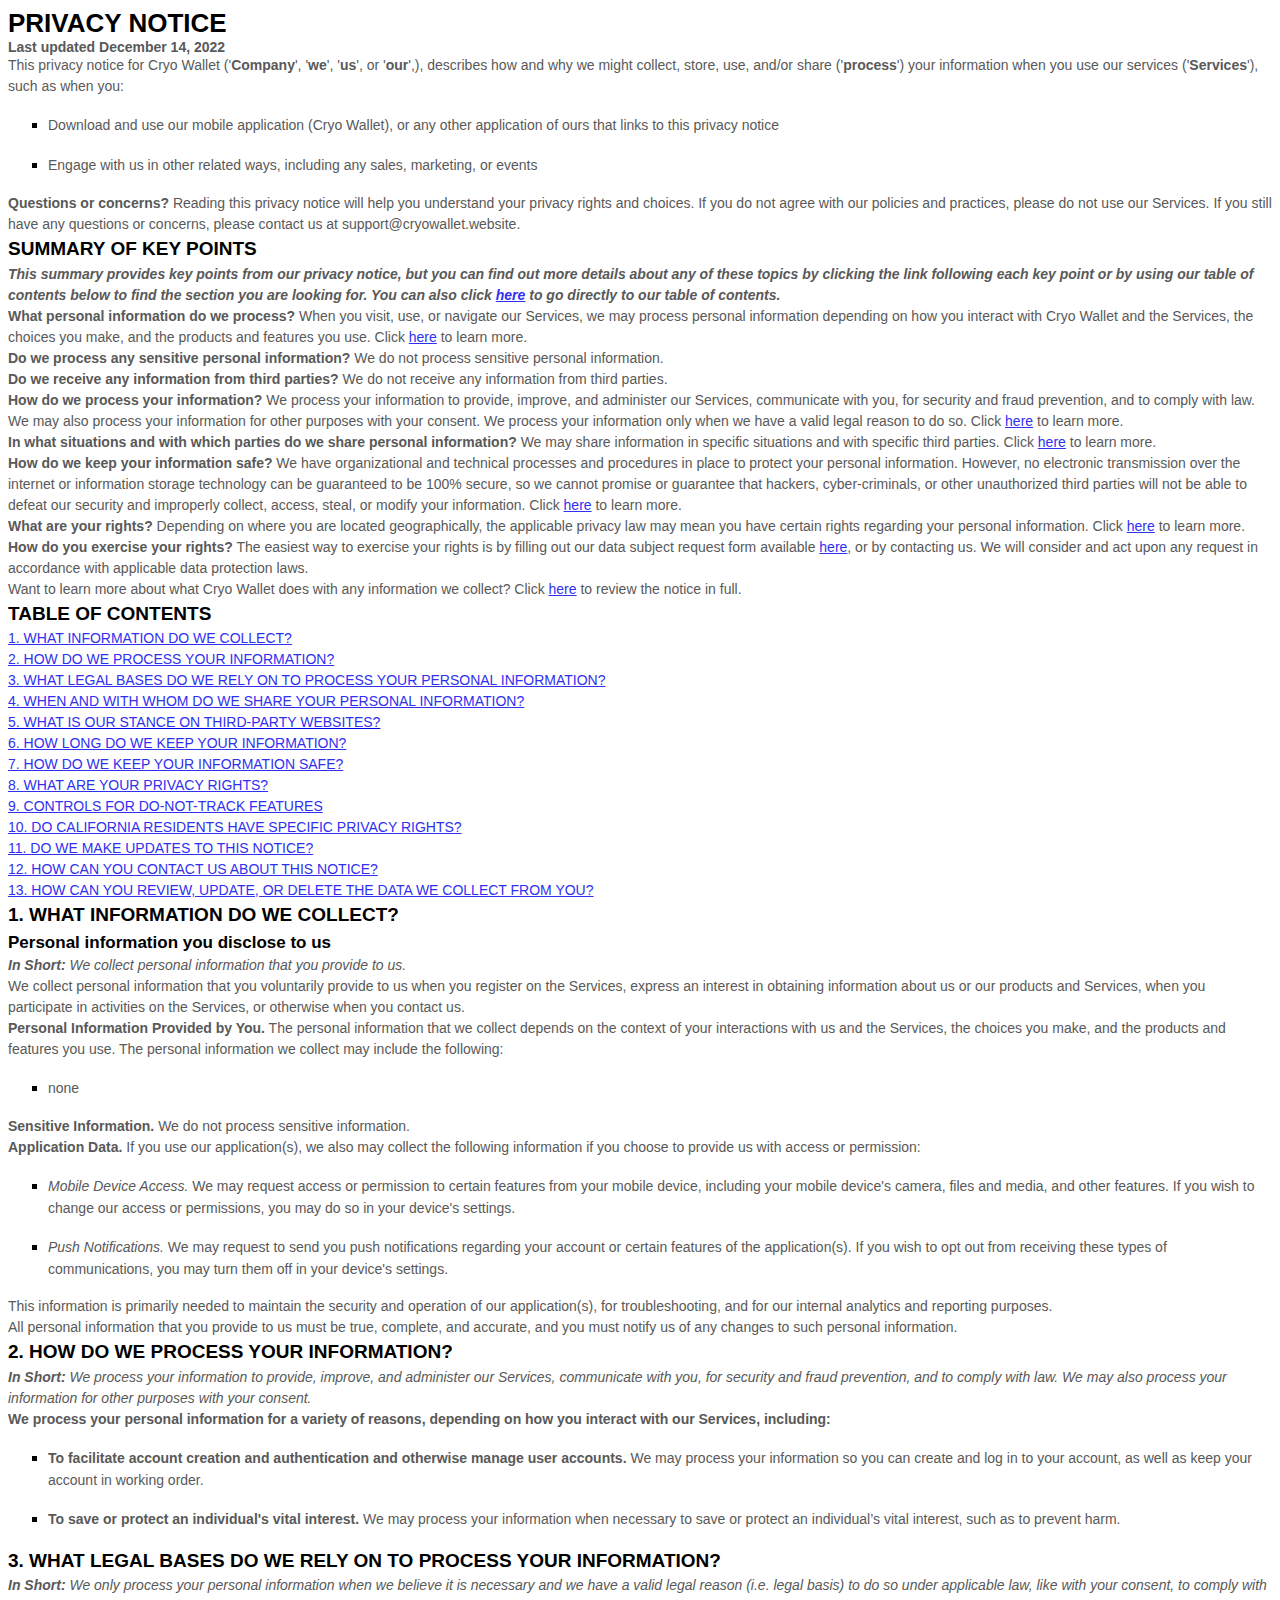
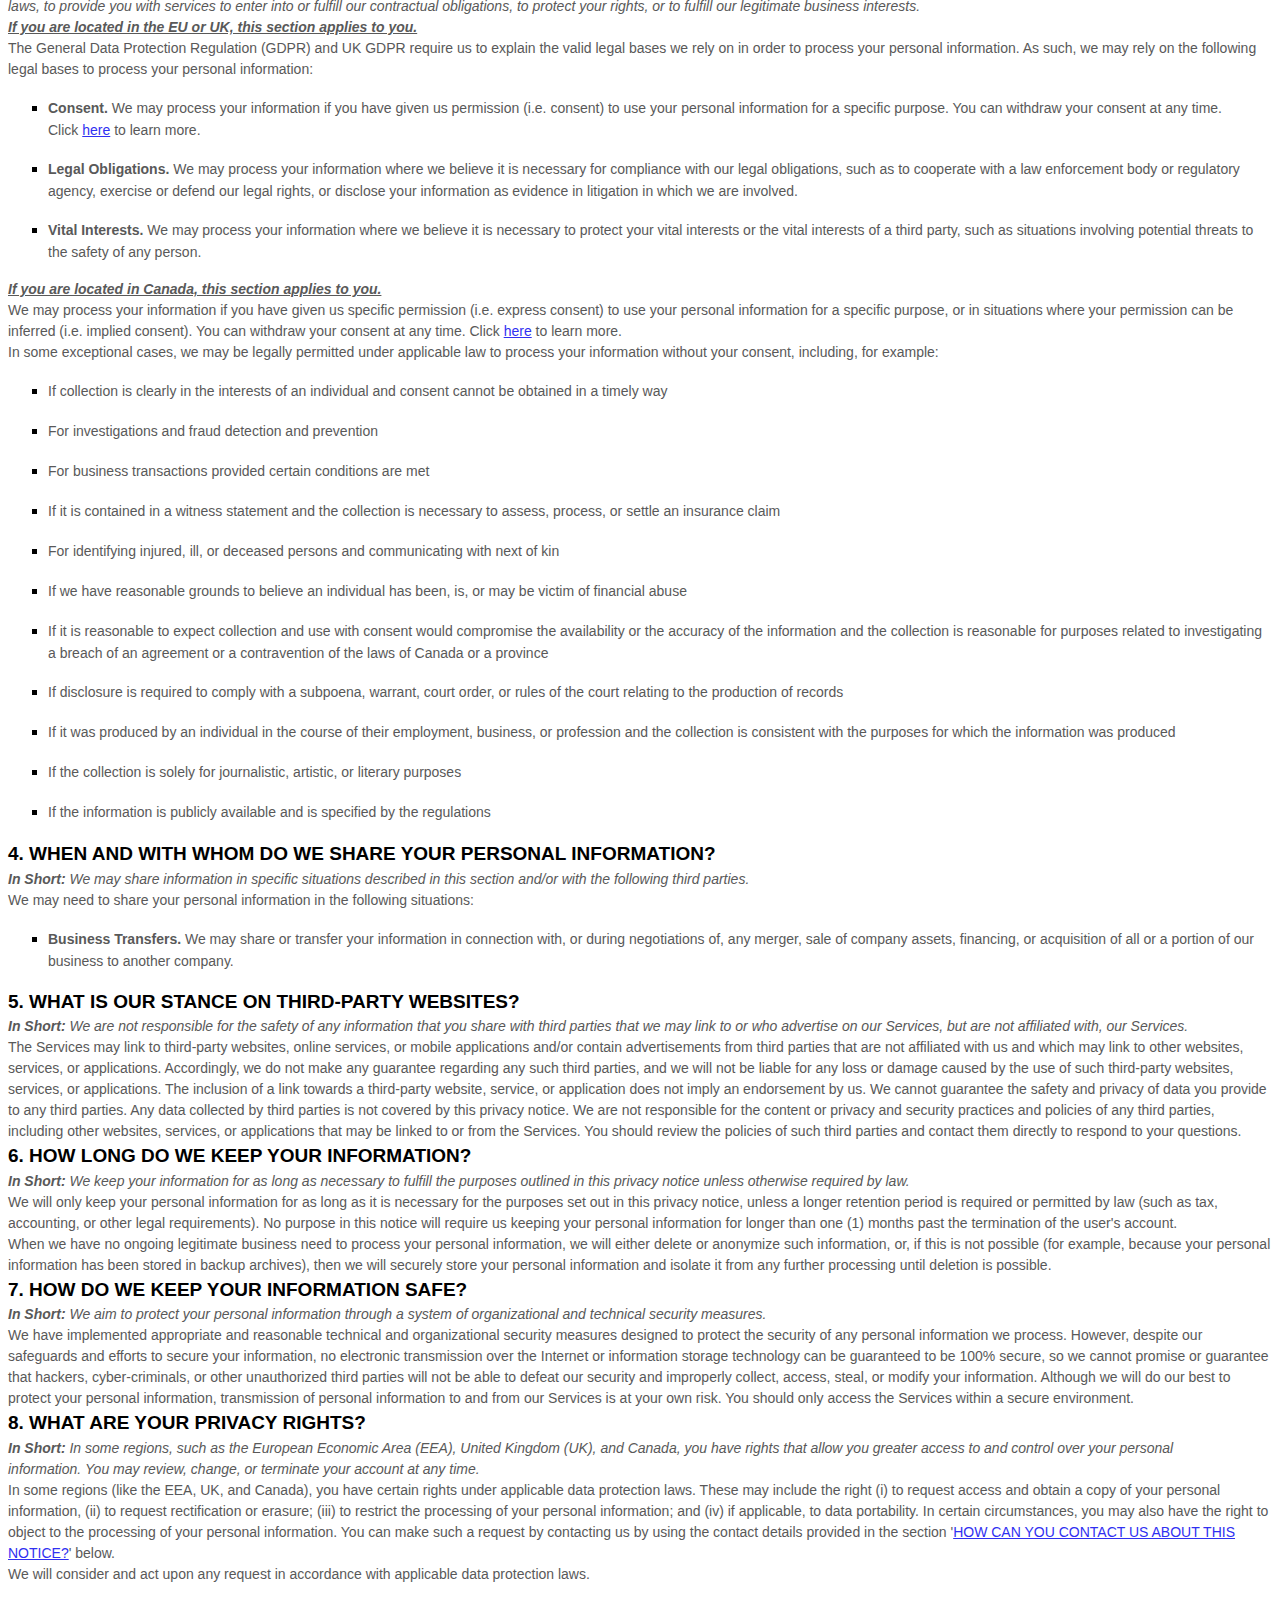
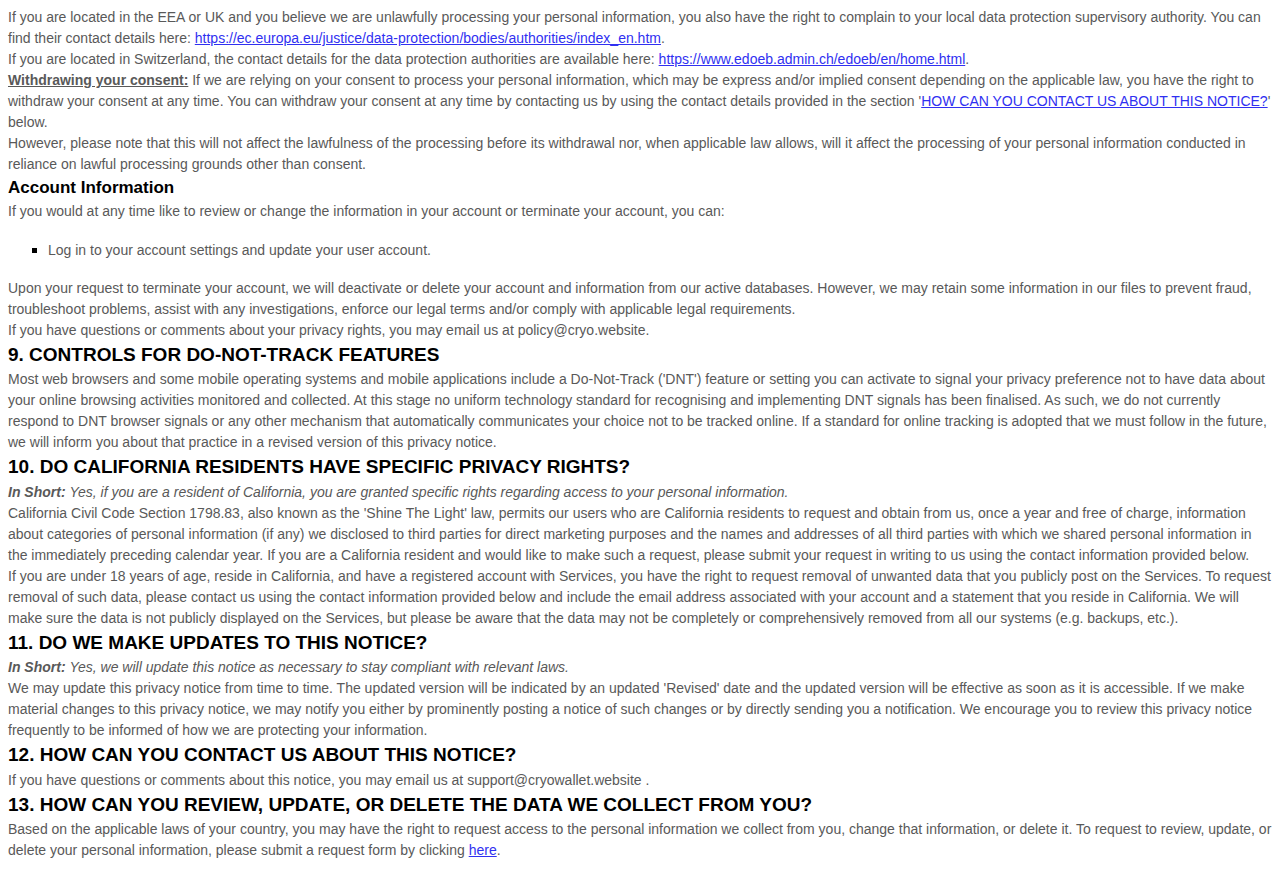
<file: privacy.html>
<html>
<head>
	<title></title>
</head>
<body>
<style type="text/css">[data-custom-class='body'], [data-custom-class='body'] * {
          background: transparent !important;
        }
[data-custom-class='title'], [data-custom-class='title'] * {
          font-family: Arial !important;
font-size: 26px !important;
color: #000000 !important;
        }
[data-custom-class='subtitle'], [data-custom-class='subtitle'] * {
          font-family: Arial !important;
color: #595959 !important;
font-size: 14px !important;
        }
[data-custom-class='heading_1'], [data-custom-class='heading_1'] * {
          font-family: Arial !important;
font-size: 19px !important;
color: #000000 !important;
        }
[data-custom-class='heading_2'], [data-custom-class='heading_2'] * {
          font-family: Arial !important;
font-size: 17px !important;
color: #000000 !important;
        }
[data-custom-class='body_text'], [data-custom-class='body_text'] * {
          color: #595959 !important;
font-size: 14px !important;
font-family: Arial !important;
        }
[data-custom-class='link'], [data-custom-class='link'] * {
          color: #3030F1 !important;
font-size: 14px !important;
font-family: Arial !important;
word-break: break-word !important;
        }
</style>
<div data-custom-class="body">
<div><strong><span style="font-size: 26px;"><span data-custom-class="title">PRIVACY NOTICE</span></span></strong></div>

<div></div>

<div><span style="color: rgb(127, 127, 127);"><strong><span style="font-size: 15px;"><span data-custom-class="subtitle">Last updated <bdt class="question">December 14, 2022</bdt></span></span></strong></span></div>

<div></div>

<div></div>

<div></div>

<div style="line-height: 1.5;"><span style="color: rgb(127, 127, 127);"><span style="color: rgb(89, 89, 89); font-size: 15px;"><span data-custom-class="body_text">This privacy notice for <bdt class="question">Cryo Wallet</bdt><span style="color: rgb(89, 89, 89);"><span data-custom-class="body_text"><bdt class="block-component"></bdt></span></span> (<bdt class="block-component"></bdt>&#39;<bdt class="block-component"></bdt><strong>Company</strong><bdt class="statement-end-if-in-editor"></bdt>&#39;, &#39;<strong>we</strong>&#39;, &#39;<strong>us</strong>&#39;, or &#39;<strong>our</strong>&#39;,<bdt class="else-block"></bdt></span><span data-custom-class="body_text">), describes how and why we might collect, store, use, and/or share (<bdt class="block-component"></bdt>&#39;<strong>process</strong>&#39;<bdt class="else-block"></bdt>) your information when you use our services (<bdt class="block-component"></bdt>&#39;<strong>Services</strong>&#39;<bdt class="else-block"></bdt>), such as when you:</span></span></span><span style="font-size: 15px;"><span style="color: rgb(127, 127, 127);"><span data-custom-class="body_text"><span style="color: rgb(89, 89, 89);"><span data-custom-class="body_text"><bdt class="block-component"></bdt></span></span></span></span></span>

<div><bdt class="block-component"><span style="font-size: 15px;"><span style="font-size: 15px;"><span style="color: rgb(127, 127, 127);"><span data-custom-class="body_text"><span style="color: rgb(89, 89, 89);"><span data-custom-class="body_text"><bdt class="block-component"></bdt></span></span></span></span></span></span></bdt></div>

<ul>
	<li style="line-height: 1.5;"><span style="font-size: 15px; color: rgb(89, 89, 89);"><span style="font-size: 15px; color: rgb(89, 89, 89);"><span data-custom-class="body_text">Download and use<bdt class="block-component"></bdt> our mobile application<bdt class="block-component"></bdt> (<bdt class="question">Cryo Wallet)<span style="font-size: 15px; color: rgb(89, 89, 89);"><span style="font-size: 15px; color: rgb(89, 89, 89);"><span data-custom-class="body_text"><span style="font-size: 15px;"><span style="color: rgb(89, 89, 89);"><span data-custom-class="body_text"><span style="font-size: 15px;"><span style="color: rgb(89, 89, 89);"><bdt class="statement-end-if-in-editor">,</bdt></span></span></span></span></span></span></span></span></bdt></span><span data-custom-class="body_text"><span style="font-size: 15px;"><span style="color: rgb(89, 89, 89);"><span data-custom-class="body_text"><span style="font-size: 15px;"><span style="color: rgb(89, 89, 89);"><bdt class="statement-end-if-in-editor"><bdt class="block-component"> or any other application of ours that links to this privacy notice</bdt></bdt></span></span></span></span></span></span></span></span></li>
</ul>

<div style="line-height: 1.5;"><span style="font-size: 15px;"><span style="color: rgb(127, 127, 127);"><span data-custom-class="body_text"><span style="color: rgb(89, 89, 89);"><span data-custom-class="body_text"><bdt class="block-component"></bdt></span></span></span></span></span></div>

<ul>
	<li style="line-height: 1.5;"><span style="font-size: 15px; color: rgb(89, 89, 89);"><span style="font-size: 15px; color: rgb(89, 89, 89);"><span data-custom-class="body_text">Engage with us in other related ways, including any sales, marketing, or events<span style="font-size: 15px;"><span style="color: rgb(89, 89, 89);"><span data-custom-class="body_text"><span style="font-size: 15px;"><span style="color: rgb(89, 89, 89);"><bdt class="statement-end-if-in-editor"></bdt></span></span></span></span></span></span></span></span></li>
</ul>

<div style="line-height: 1.5;"><span style="font-size: 15px;"><span style="color: rgb(127, 127, 127);"><span data-custom-class="body_text"><strong>Questions or concerns?&nbsp;</strong>Reading this privacy notice will help you understand your privacy rights and choices. If you do not agree with our policies and practices, please do not use our Services. If you still have any questions or concerns, please contact us at <bdt class="question">support@cryowallet.website</bdt>.</span></span></span></div>

<div style="line-height: 1.5;"></div>

<div style="line-height: 1.5;"></div>

<div style="line-height: 1.5;"><strong><span style="font-size: 15px;"><span data-custom-class="heading_1">SUMMARY OF KEY POINTS</span></span></strong></div>

<div style="line-height: 1.5;"></div>

<div style="line-height: 1.5;"><span style="font-size: 15px;"><span data-custom-class="body_text"><strong><em>This summary provides key points from our privacy notice, but you can find out more details about any of these topics by clicking the link following each key point or by using our table of contents below to find the section you are looking for. You can also click&nbsp;</em></strong></span></span><a data-custom-class="link" href="#toc"><span style="font-size: 15px;"><span data-custom-class="body_text"><strong><em>here</em></strong></span></span></a><span style="font-size: 15px;"><span data-custom-class="body_text"><strong><em>&nbsp;to go directly to our table of contents.</em></strong></span></span></div>

<div style="line-height: 1.5;"></div>

<div style="line-height: 1.5;"><span style="font-size: 15px;"><span data-custom-class="body_text"><strong>What personal information do we process?</strong> When you visit, use, or navigate our Services, we may process personal information depending on how you interact with <bdt class="block-component"></bdt><bdt class="question">Cryo Wallet</bdt><bdt class="statement-end-if-in-editor"></bdt> and the Services, the choices you make, and the products and features you use. Click&nbsp;</span></span><a data-custom-class="link" href="#personalinfo"><span style="font-size: 15px;"><span data-custom-class="body_text">here</span></span></a><span style="font-size: 15px;"><span data-custom-class="body_text">&nbsp;to learn more.</span></span></div>

<div style="line-height: 1.5;"></div>

<div style="line-height: 1.5;"><span style="font-size: 15px;"><span data-custom-class="body_text"><strong>Do we process any sensitive personal information?</strong> <bdt class="block-component"></bdt>We do not process sensitive personal information.<bdt class="else-block"></bdt></span></span></div>

<div style="line-height: 1.5;"></div>

<div style="line-height: 1.5;"><span style="font-size: 15px;"><span data-custom-class="body_text"><strong>Do we receive any information from third parties?</strong> <bdt class="block-component"></bdt>We do not receive any information from third parties.<bdt class="else-block"></bdt></span></span></div>

<div style="line-height: 1.5;"></div>

<div style="line-height: 1.5;"><span style="font-size: 15px;"><span data-custom-class="body_text"><strong>How do we process your information?</strong> We process your information to provide, improve, and administer our Services, communicate with you, for security and fraud prevention, and to comply with law. We may also process your information for other purposes with your consent. We process your information only when we have a valid legal reason to do so. Click&nbsp;</span></span><a data-custom-class="link" href="#infouse"><span style="font-size: 15px;"><span data-custom-class="body_text">here</span></span></a><span style="font-size: 15px;"><span data-custom-class="body_text">&nbsp;to learn more.</span></span></div>

<div style="line-height: 1.5;"></div>

<div style="line-height: 1.5;"><span style="font-size: 15px;"><span data-custom-class="body_text"><strong>In what situations and with which <bdt class="block-component"></bdt>parties do we share personal information?</strong> We may share information in specific situations and with specific <bdt class="block-component"></bdt>third parties. Click&nbsp;</span></span><a data-custom-class="link" href="#whoshare"><span style="font-size: 15px;"><span data-custom-class="body_text">here</span></span></a><span style="font-size: 15px;"><span data-custom-class="body_text">&nbsp;to learn more.<bdt class="block-component"></bdt></span></span></div>

<div style="line-height: 1.5;"></div>

<div style="line-height: 1.5;"><span style="font-size: 15px;"><span data-custom-class="body_text"><strong>How do we keep your information safe?</strong> We have <bdt class="block-component"></bdt>organizational<bdt class="else-block"></bdt> and technical processes and procedures in place to protect your personal information. However, no electronic transmission over the internet or information storage technology can be guaranteed to be 100% secure, so we cannot promise or guarantee that hackers, cyber-criminals, or other <bdt class="block-component"></bdt>unauthorized<bdt class="else-block"></bdt> third parties will not be able to defeat our security and improperly collect, access, steal, or modify your information. Click&nbsp;</span></span><a data-custom-class="link" href="#infosafe"><span style="font-size: 15px;"><span data-custom-class="body_text">here</span></span></a><span style="font-size: 15px;"><span data-custom-class="body_text">&nbsp;to learn more.<bdt class="statement-end-if-in-editor"></bdt></span></span></div>

<div style="line-height: 1.5;"></div>

<div style="line-height: 1.5;"><span style="font-size: 15px;"><span data-custom-class="body_text"><strong>What are your rights?</strong> Depending on where you are located geographically, the applicable privacy law may mean you have certain rights regarding your personal information. Click&nbsp;</span></span><a data-custom-class="link" href="#privacyrights"><span style="font-size: 15px;"><span data-custom-class="body_text">here</span></span></a><span style="font-size: 15px;"><span data-custom-class="body_text">&nbsp;to learn more.</span></span></div>

<div style="line-height: 1.5;"></div>

<div style="line-height: 1.5;"><span style="font-size: 15px;"><span data-custom-class="body_text"><strong>How do you exercise your rights?</strong> The easiest way to exercise your rights is by filling out our data subject request form available <bdt class="block-component"></bdt></span></span><a data-custom-class="link" href="https://app.termly.io/notify/e5284a06-dbac-474b-b442-5a0dfed29ad9" rel="noopener noreferrer" target="_blank"><span style="font-size: 15px;"><span data-custom-class="body_text">here</span></span></a><span style="font-size: 15px;"><span data-custom-class="body_text"><bdt class="block-component"></bdt>, or by contacting us. We will consider and act upon any request in accordance with applicable data protection laws.</span></span></div>

<div style="line-height: 1.5;"></div>

<div style="line-height: 1.5;"><span style="font-size: 15px;"><span data-custom-class="body_text">Want to learn more about what <bdt class="block-component"></bdt><bdt class="question">Cryo Wallet</bdt><bdt class="statement-end-if-in-editor"></bdt> does with any information we collect? Click&nbsp;</span></span><a data-custom-class="link" href="#toc"><span style="font-size: 15px;"><span data-custom-class="body_text">here</span></span></a><span style="font-size: 15px;"><span data-custom-class="body_text">&nbsp;to review the notice in full.</span></span></div>

<div style="line-height: 1.5;"></div>

<div style="line-height: 1.5;"></div>

<div id="toc" style="line-height: 1.5;"><span style="font-size: 15px;"><span style="color: rgb(127, 127, 127);"><span style="color: rgb(0, 0, 0);"><strong><span data-custom-class="heading_1">TABLE OF CONTENTS</span></strong></span></span></span></div>

<div style="line-height: 1.5;"></div>

<div style="line-height: 1.5;"><span style="font-size: 15px;"><a data-custom-class="link" href="#infocollect"><span style="color: rgb(89, 89, 89);">1. WHAT INFORMATION DO WE COLLECT?</span></a></span></div>

<div style="line-height: 1.5;"><span style="font-size: 15px;"><a data-custom-class="link" href="#infouse"><span style="color: rgb(89, 89, 89);">2. HOW DO WE PROCESS YOUR INFORMATION?<bdt class="block-component"></bdt></span></a></span></div>

<div style="line-height: 1.5;"><span style="font-size: 15px;"><a data-custom-class="link" href="#legalbases"><span style="color: rgb(89, 89, 89);">3. <span style="font-size: 15px;"><span style="color: rgb(89, 89, 89);">WHAT LEGAL BASES DO WE RELY ON TO PROCESS YOUR PERSONAL INFORMATION?</span></span><bdt class="statement-end-if-in-editor"></bdt></span></a></span></div>

<div style="line-height: 1.5;"><span style="font-size: 15px;"><span style="color: rgb(89, 89, 89);"><a data-custom-class="link" href="#whoshare">4. WHEN AND WITH WHOM DO WE SHARE YOUR PERSONAL INFORMATION?</a></span><span data-custom-class="body_text"><bdt class="block-component"></bdt></span></span></div>

<div style="line-height: 1.5;"><span style="font-size: 15px;"><a href="#3pwebsites"><span data-custom-class="link">5. WHAT IS OUR STANCE ON THIRD-PARTY WEBSITES?<bdt class="statement-end-if-in-editor"></bdt></span></a><span style="color: rgb(127, 127, 127);"><span style="color: rgb(89, 89, 89);"><span data-custom-class="body_text"><span style="color: rgb(89, 89, 89);"><bdt class="block-component"></bdt></span></span><span data-custom-class="body_text"><span style="color: rgb(89, 89, 89);"><span style="color: rgb(89, 89, 89);"><span style="color: rgb(89, 89, 89);"><bdt class="block-component"></bdt></span></span><bdt class="block-component"></bdt></span></span></span></span></span></div>

<div style="line-height: 1.5;"><span style="font-size: 15px;"><a data-custom-class="link" href="#inforetain"><span style="color: rgb(89, 89, 89);">6. HOW LONG DO WE KEEP YOUR INFORMATION?</span></a><span style="color: rgb(127, 127, 127);"><span style="color: rgb(89, 89, 89);"><span data-custom-class="body_text"><span style="color: rgb(89, 89, 89);"><span style="color: rgb(89, 89, 89);"><bdt class="block-component"></bdt></span></span></span></span></span></span></div>

<div style="line-height: 1.5;"><span style="font-size: 15px;"><a data-custom-class="link" href="#infosafe"><span style="color: rgb(89, 89, 89);">7. HOW DO WE KEEP YOUR INFORMATION SAFE?</span></a><span style="color: rgb(127, 127, 127);"><span style="color: rgb(89, 89, 89);"><span data-custom-class="body_text"><span style="color: rgb(89, 89, 89);"><bdt class="statement-end-if-in-editor"></bdt><bdt class="block-component"></bdt></span></span></span></span></span></div>

<div style="line-height: 1.5;"><span style="font-size: 15px;"><span style="color: rgb(89, 89, 89);"><a data-custom-class="link" href="#privacyrights">8. WHAT ARE YOUR PRIVACY RIGHTS?</a></span></span></div>

<div style="line-height: 1.5;"><span style="font-size: 15px;"><a data-custom-class="link" href="#DNT"><span style="color: rgb(89, 89, 89);">9. CONTROLS FOR DO-NOT-TRACK FEATURES</span></a></span></div>

<div style="line-height: 1.5;"><span style="font-size: 15px;"><a data-custom-class="link" href="#caresidents"><span style="color: rgb(89, 89, 89);">10. DO CALIFORNIA RESIDENTS HAVE SPECIFIC PRIVACY RIGHTS?</span></a></span></div>

<div style="line-height: 1.5;"><span style="font-size: 15px;"><a data-custom-class="link" href="#policyupdates"><span style="color: rgb(89, 89, 89);">11. DO WE MAKE UPDATES TO THIS NOTICE?</span></a></span></div>

<div style="line-height: 1.5;"><a data-custom-class="link" href="#contact"><span style="color: rgb(89, 89, 89); font-size: 15px;">12. HOW CAN YOU CONTACT US ABOUT THIS NOTICE?</span></a></div>

<div style="line-height: 1.5;"><a data-custom-class="link" href="#request"><span style="color: rgb(89, 89, 89);">13. HOW CAN YOU REVIEW, UPDATE, OR DELETE THE DATA WE COLLECT FROM YOU?</span></a></div>

<div style="line-height: 1.5;"></div>

<div id="infocollect" style="line-height: 1.5;"><span style="color: rgb(127, 127, 127);"><span style="color: rgb(89, 89, 89); font-size: 15px;"><span style="font-size: 15px; color: rgb(89, 89, 89);"><span style="font-size: 15px; color: rgb(89, 89, 89);"><span id="control" style="color: rgb(0, 0, 0);"><strong><span data-custom-class="heading_1">1. WHAT INFORMATION DO WE COLLECT?</span></strong></span></span></span></span></span></div>

<div style="line-height: 1.5;"></div>

<div id="personalinfo" style="line-height: 1.5;"><span data-custom-class="heading_2" style="color: rgb(0, 0, 0);"><span style="font-size: 15px;"><strong>Personal information you disclose to us</strong></span></span></div>

<div>
<div></div>

<div style="line-height: 1.5;"><span style="color: rgb(127, 127, 127);"><span style="color: rgb(89, 89, 89); font-size: 15px;"><span data-custom-class="body_text"><span style="font-size: 15px; color: rgb(89, 89, 89);"><span style="font-size: 15px; color: rgb(89, 89, 89);"><span data-custom-class="body_text"><strong><em>In Short:</em></strong></span></span></span></span><span data-custom-class="body_text"><span style="font-size: 15px; color: rgb(89, 89, 89);"><span style="font-size: 15px; color: rgb(89, 89, 89);"><span data-custom-class="body_text"><strong><em>&nbsp;</em></strong><em>We collect personal information that you provide to us.</em></span></span></span></span></span></span></div>
</div>

<div style="line-height: 1.5;"></div>

<div style="line-height: 1.5;"><span style="font-size: 15px; color: rgb(89, 89, 89);"><span style="font-size: 15px; color: rgb(89, 89, 89);"><span data-custom-class="body_text">We collect personal information that you voluntarily provide to us when you <span style="font-size: 15px;"><bdt class="block-component"></bdt></span>register on the Services,&nbsp;</span><span style="font-size: 15px;"><span data-custom-class="body_text"><span style="font-size: 15px;"><bdt class="statement-end-if-in-editor"></bdt></span></span><span data-custom-class="body_text">express an interest in obtaining information about us or our products and Services, when you participate in activities on the Services, or otherwise when you contact us.</span></span></span></span></div>

<div style="line-height: 1.5;"></div>

<div style="line-height: 1.5;"><span style="font-size: 15px; color: rgb(89, 89, 89);"><span style="font-size: 15px; color: rgb(89, 89, 89);"><span data-custom-class="body_text"><span style="font-size: 15px;"><bdt class="block-component"></bdt></span></span></span></span></div>

<div style="line-height: 1.5;"><span style="font-size: 15px; color: rgb(89, 89, 89);"><span style="font-size: 15px; color: rgb(89, 89, 89);"><span data-custom-class="body_text"><strong>Personal Information Provided by You.</strong> The personal information that we collect depends on the context of your interactions with us and the Services, the choices you make, and the products and features you use. The personal information we collect may include the following:<span style="font-size: 15px;"><span data-custom-class="body_text"><bdt class="forloop-component"></bdt></span></span></span></span></span></div>

<ul>
	<li style="line-height: 1.5;"><span style="font-size: 15px; color: rgb(89, 89, 89);"><span style="font-size: 15px; color: rgb(89, 89, 89);"><span data-custom-class="body_text"><span style="font-size: 15px;"><span data-custom-class="body_text"><bdt class="question">none</bdt></span></span></span></span></span></li>
</ul>

<div style="line-height: 1.5;"><span style="font-size: 15px; color: rgb(89, 89, 89);"><span style="font-size: 15px; color: rgb(89, 89, 89);"><span data-custom-class="body_text"><span style="font-size: 15px;"><span data-custom-class="body_text"><bdt class="forloop-component"></bdt></span><span data-custom-class="body_text"><bdt class="statement-end-if-in-editor"></bdt></span></span></span></span></span></div>

<div id="sensitiveinfo" style="line-height: 1.5;"><span style="font-size: 15px;"><span data-custom-class="body_text"><strong>Sensitive Information.</strong> <bdt class="block-component"></bdt>We do not process sensitive information.</span></span></div>

<div style="line-height: 1.5;"></div>

<div style="line-height: 1.5;"><span style="font-size: 15px;"><span data-custom-class="body_text"><bdt class="else-block"></bdt></span></span><span style="font-size: 15px; color: rgb(89, 89, 89);"><span style="font-size: 15px; color: rgb(89, 89, 89);"><span data-custom-class="body_text"><span style="font-size: 15px;"><span data-custom-class="body_text"><bdt class="block-component"><bdt class="block-component"></bdt></bdt></span></span></span></span><bdt class="block-component"> <bdt class="block-component"></bdt></bdt></span></div>

<div style="line-height: 1.5;"><span data-custom-class="body_text"><span style="font-size: 15px;"><strong>Application Data.</strong> If you use our application(s), we also may collect the following information if you choose to provide us with access or permission:<bdt class="block-component"></bdt></span></span>

<div style="line-height: 1.5;"><bdt class="block-component"></bdt></div>

<ul>
	<li style="line-height: 1.5;"><span style="font-size: 15px;"><span data-custom-class="body_text"><em>Mobile Device Access.</em> We may request access or permission to certain features from your mobile device, including your mobile device&#39;s <bdt class="forloop-component"></bdt><bdt class="question">camera</bdt>, <bdt class="forloop-component"></bdt><bdt class="question">files and media</bdt>, <bdt class="forloop-component"></bdt>and other features. If you wish to change our access or permissions, you may do so in your device&#39;s settings.<bdt class="statement-end-if-in-editor"></bdt></span></span></li>
</ul>

<div style="line-height: 1.5;"><bdt class="block-component"></bdt>

<div style="line-height: 1.5;"><bdt class="block-component"></bdt></div>

<ul>
	<li style="line-height: 1.5;"><span style="font-size: 15px;"><span data-custom-class="body_text"><em>Push Notifications.</em> We may request to send you push notifications regarding your account or certain features of the application(s). If you wish to opt out from receiving these types of communications, you may turn them off in your device&#39;s settings.<bdt class="statement-end-if-in-editor"></bdt></span></span></li>
</ul>

<div style="line-height: 1.5;"><span style="font-size: 15px;"><span data-custom-class="body_text">This information is primarily needed to maintain the security and operation of our application(s), for troubleshooting, and for our internal analytics and reporting purposes.</span></span></div>

<div style="line-height: 1.5;"></div>

<div style="line-height: 1.5;"><bdt class="statement-end-if-in-editor"></bdt></div>

<div style="line-height: 1.5;"><span style="font-size: 15px; color: rgb(89, 89, 89);"><span style="font-size: 15px; color: rgb(89, 89, 89);"><span data-custom-class="body_text">All personal information that you provide to us must be true, complete, and accurate, and you must notify us of any changes to such personal information.</span></span></span></div>

<div style="line-height: 1.5;"></div>

<div style="line-height: 1.5;"><span style="font-size: 15px; color: rgb(89, 89, 89);"><span style="font-size: 15px; color: rgb(89, 89, 89);"><span data-custom-class="body_text"><bdt class="block-component"></bdt></span><span data-custom-class="body_text"><span style="color: rgb(89, 89, 89); font-size: 15px;"><span data-custom-class="body_text"><span style="color: rgb(89, 89, 89); font-size: 15px;"><span data-custom-class="body_text"><bdt class="statement-end-if-in-editor"><bdt class="block-component"></bdt></bdt></span></span></span></span></span></span></span><span style="font-size: 15px;"><span data-custom-class="body_text"><bdt class="block-component"></bdt></span></span></div>

<div id="infouse" style="line-height: 1.5;"><span style="color: rgb(127, 127, 127);"><span style="color: rgb(89, 89, 89); font-size: 15px;"><span style="font-size: 15px; color: rgb(89, 89, 89);"><span style="font-size: 15px; color: rgb(89, 89, 89);"><span id="control" style="color: rgb(0, 0, 0);"><strong><span data-custom-class="heading_1">2. HOW DO WE PROCESS YOUR INFORMATION?</span></strong></span></span></span></span></span></div>

<div>
<div style="line-height: 1.5;"></div>

<div style="line-height: 1.5;"><span style="color: rgb(127, 127, 127);"><span style="color: rgb(89, 89, 89); font-size: 15px;"><span data-custom-class="body_text"><span style="font-size: 15px; color: rgb(89, 89, 89);"><span style="font-size: 15px; color: rgb(89, 89, 89);"><span data-custom-class="body_text"><strong><em>In Short:&nbsp;</em></strong><em>We process your information to provide, improve, and administer our Services, communicate with you, for security and fraud prevention, and to comply with law. We may also process your information for other purposes with your consent.</em></span></span></span></span></span></span></div>
</div>

<div style="line-height: 1.5;"></div>

<div style="line-height: 1.5;"><span style="font-size: 15px; color: rgb(89, 89, 89);"><span style="font-size: 15px; color: rgb(89, 89, 89);"><span data-custom-class="body_text"><strong>We process your personal information for a variety of reasons, depending on how you interact with our Services, including:</strong><bdt class="block-component"></bdt></span></span></span></div>

<ul>
	<li style="line-height: 1.5;"><span style="font-size: 15px; color: rgb(89, 89, 89);"><span style="font-size: 15px; color: rgb(89, 89, 89);"><span data-custom-class="body_text"><strong>To facilitate account creation and authentication and otherwise manage user accounts.&nbsp;</strong>We may process your information so you can create and log in to your account, as well as keep your account in working order.<span style="font-size: 15px; color: rgb(89, 89, 89);"><span style="font-size: 15px; color: rgb(89, 89, 89);"><span data-custom-class="body_text"><span style="font-size: 15px;"><span style="color: rgb(89, 89, 89);"><span data-custom-class="body_text"><span style="font-size: 15px;"><span style="color: rgb(89, 89, 89);"><span data-custom-class="body_text"><bdt class="statement-end-if-in-editor"></bdt></span></span></span></span></span></span></span></span></span></span></span></span></li>
</ul>

<div style="line-height: 1.5;"><span style="font-size: 15px; color: rgb(89, 89, 89);"><span style="font-size: 15px; color: rgb(89, 89, 89);"><span data-custom-class="body_text"><bdt class="block-component"></bdt></span></span></span>

<div style="line-height: 1.5;"><span style="font-size: 15px; color: rgb(89, 89, 89);"><span style="font-size: 15px; color: rgb(89, 89, 89);"><span data-custom-class="body_text"><bdt class="block-component"></bdt></span></span></span>

<div style="line-height: 1.5;"><span style="font-size: 15px; color: rgb(89, 89, 89);"><span style="font-size: 15px; color: rgb(89, 89, 89);"><span data-custom-class="body_text"><bdt class="block-component"></bdt></span></span></span>

<div style="line-height: 1.5;"><span style="font-size: 15px; color: rgb(89, 89, 89);"><span style="font-size: 15px; color: rgb(89, 89, 89);"><span data-custom-class="body_text"><bdt class="block-component"></bdt></span></span></span>

<div style="line-height: 1.5;"><bdt class="block-component"></bdt>

<div style="line-height: 1.5;"><bdt class="block-component"></bdt>

<div style="line-height: 1.5;"><bdt class="block-component"></bdt>

<div style="line-height: 1.5;"><bdt class="block-component"></bdt>

<p style="font-size: 15px; line-height: 1.5;"><bdt class="block-component"></bdt></p>

<p style="font-size: 15px; line-height: 1.5;"><bdt class="block-component"></bdt></p>

<p style="font-size: 15px; line-height: 1.5;"><bdt class="block-component"></bdt></p>

<p style="font-size: 15px; line-height: 1.5;"><bdt class="block-component"></bdt></p>

<div style="line-height: 1.5;"><bdt class="block-component"></bdt>

<div style="line-height: 1.5;"><bdt class="block-component"></bdt>

<div style="line-height: 1.5;"><bdt class="block-component"></bdt>

<div style="line-height: 1.5;"><span style="font-size: 15px;"><bdt class="block-component"></bdt></span>

<div style="line-height: 1.5;"><bdt class="block-component"></bdt>

<div style="line-height: 1.5;"><bdt class="block-component"></bdt>

<div style="line-height: 1.5;"><bdt class="block-component"></bdt>

<div style="line-height: 1.5;"><bdt class="block-component"></bdt>

<div style="line-height: 1.5;"><bdt class="block-component"></bdt>

<div style="line-height: 1.5;"><bdt class="block-component"></bdt>

<div style="line-height: 1.5;"><bdt class="block-component"></bdt>

<div style="line-height: 1.5;"><bdt class="block-component"></bdt>

<div style="line-height: 1.5;"><bdt class="block-component"></bdt>

<div style="line-height: 1.5;"><bdt class="block-component"></bdt>

<div style="line-height: 1.5;"><bdt class="block-component"></bdt></div>

<ul>
	<li style="line-height: 1.5;"><span data-custom-class="body_text"><span style="font-size: 15px;"><strong>To save or protect an individual&#39;s vital interest.</strong> We may process your information when necessary to save or protect an individual&rsquo;s vital interest, such as to prevent harm.</span></span><bdt class="statement-end-if-in-editor"></bdt></li>
</ul>

<div style="line-height: 1.5;"><bdt class="block-component"></bdt><bdt class="block-component"></bdt><bdt class="block-component"></bdt><bdt class="block-component"></bdt></div>

<div style="line-height: 1.5;"></div>

<div id="legalbases" style="line-height: 1.5;"><strong><span style="font-size: 15px;"><span data-custom-class="heading_1">3. WHAT LEGAL BASES DO WE RELY ON TO PROCESS YOUR INFORMATION?</span></span></strong></div>

<div style="line-height: 1.5;"></div>

<div style="line-height: 1.5;"><em><span style="font-size: 15px;"><span data-custom-class="body_text"><strong>In Short:&nbsp;</strong>We only process your personal information when we believe it is necessary and we have a valid legal reason (i.e.<bdt class="block-component"></bdt> legal basis) to do so under applicable law, like with your consent, to comply with laws, to provide you with services to enter into or <bdt class="block-component"></bdt>fulfil<bdt class="else-block"></bdt>l our contractual obligations, to protect your rights, or to <bdt class="block-component"></bdt>fulfill<bdt class="else-block"></bdt> our legitimate business interests.</span></span></em><span style="font-size: 15px;"><span data-custom-class="body_text"><bdt class="block-component"></bdt></span><span data-custom-class="body_text"><bdt class="block-component"></bdt></span></span></div>

<div style="line-height: 1.5;"></div>

<div style="line-height: 1.5;"><em><span style="font-size: 15px;"><span data-custom-class="body_text"><strong><u>If you are located in the EU or UK, this section applies to you.</u></strong></span></span></em><span style="font-size: 15px;"><span data-custom-class="body_text"><bdt class="statement-end-if-in-editor"></bdt></span></span></div>

<div style="line-height: 1.5;"></div>

<div style="line-height: 1.5;"><span style="font-size: 15px;"><span data-custom-class="body_text">The General Data Protection Regulation (GDPR) and UK GDPR require us to explain the valid legal bases we rely on in order to process your personal information. As such, we may rely on the following legal bases to process your personal information:</span></span></div>

<ul>
	<li style="line-height: 1.5;"><span style="font-size: 15px;"><span data-custom-class="body_text"><strong>Consent.&nbsp;</strong>We may process your information if you have given us permission (i.e.<bdt class="block-component"></bdt> consent) to use your personal information for a specific purpose. You can withdraw your consent at any time. Click&nbsp;</span></span><a data-custom-class="link" href="#withdrawconsent"><span style="font-size: 15px;"><span data-custom-class="body_text">here</span></span></a><span style="font-size: 15px;"><span data-custom-class="body_text">&nbsp;to learn more.</span></span></li>
</ul>

<div style="line-height: 1.5;"><bdt class="block-component"></bdt>

<div style="line-height: 1.5;"><bdt class="block-component"></bdt><bdt class="block-component"></bdt></div>

<ul>
	<li style="line-height: 1.5;"><span data-custom-class="body_text"><span style="font-size: 15px;"><strong>Legal Obligations.</strong> We may process your information where we believe it is necessary for compliance with our legal obligations, such as to cooperate with a law enforcement body or regulatory agency, exercise or defend our legal rights, or disclose your information as evidence in litigation in which we are involved.<bdt class="statement-end-if-in-editor"></bdt></span></span></li>
</ul>

<div style="line-height: 1.5;"><bdt class="block-component"></bdt></div>

<ul>
	<li style="line-height: 1.5;"><span data-custom-class="body_text"><span style="font-size: 15px;"><strong>Vital Interests.</strong> We may process your information where we believe it is necessary to protect your vital interests or the vital interests of a third party, such as situations involving potential threats to the safety of any person.</span></span><bdt class="statement-end-if-in-editor"></bdt></li>
</ul>

<div style="line-height: 1.5;"><bdt class="block-component"></bdt><bdt class="block-component"></bdt><span data-custom-class="body_text"><span style="font-size: 15px;"><bdt class="block-component"></bdt></span></span></div>

<div style="line-height: 1.5;"></div>

<div style="line-height: 1.5;"><span data-custom-class="body_text"><span style="font-size: 15px;"><strong><u><em>If you are located in Canada, this section applies to you.</em></u></strong><bdt class="statement-end-if-in-editor"></bdt></span></span></div>

<div style="line-height: 1.5;"></div>

<div style="line-height: 1.5;"><span data-custom-class="body_text"><span style="font-size: 15px;">We may process your information if you have given us specific permission (i.e.<bdt class="block-component"></bdt> express consent) to use your personal information for a specific purpose, or in situations where your permission can be inferred (i.e.<bdt class="block-component"></bdt> implied consent). You can withdraw your consent at any time. Click&nbsp;</span></span><a data-custom-class="link" href="#withdrawconsent"><span data-custom-class="body_text"><span style="font-size: 15px;">here</span></span></a><span data-custom-class="body_text"><span style="font-size: 15px;">&nbsp;to learn more.</span></span></div>

<div style="line-height: 1.5;"></div>

<div style="line-height: 1.5;"><span data-custom-class="body_text"><span style="font-size: 15px;">In some exceptional cases, we may be legally permitted under applicable law to process your information without your consent, including, for example:</span></span></div>

<ul>
	<li style="line-height: 1.5;"><span data-custom-class="body_text"><span style="font-size: 15px;">If collection is clearly in the interests of an individual and consent cannot be obtained in a timely way</span></span></li>
</ul>

<div style="line-height: 1.5;"><span data-custom-class="body_text"><span style="font-size: 15px;"><bdt class="block-component"></bdt></span></span></div>

<ul>
	<li style="line-height: 1.5;"><span data-custom-class="body_text"><span style="font-size: 15px;">For investigations and fraud detection and prevention<bdt class="statement-end-if-in-editor"></bdt></span></span></li>
</ul>

<div style="line-height: 1.5;"><bdt class="block-component"></bdt></div>

<ul>
	<li style="line-height: 1.5;"><span data-custom-class="body_text"><span style="font-size: 15px;">For business transactions provided certain conditions are met</span></span><bdt class="statement-end-if-in-editor"></bdt></li>
</ul>

<div style="line-height: 1.5;"><bdt class="block-component"></bdt></div>

<ul>
	<li style="line-height: 1.5;"><span data-custom-class="body_text"><span style="font-size: 15px;">If it is contained in a witness statement and the collection is necessary to assess, process, or settle an insurance claim</span></span><bdt class="statement-end-if-in-editor"></bdt></li>
</ul>

<div style="line-height: 1.5;"><bdt class="block-component"></bdt></div>

<ul>
	<li style="line-height: 1.5;"><span data-custom-class="body_text"><span style="font-size: 15px;">For identifying injured, ill, or deceased persons and communicating with next of kin</span></span><bdt class="statement-end-if-in-editor"></bdt></li>
</ul>

<div style="line-height: 1.5;"><span data-custom-class="body_text"><span style="font-size: 15px;"><bdt class="block-component"></bdt></span></span></div>

<ul>
	<li style="line-height: 1.5;"><span data-custom-class="body_text"><span style="font-size: 15px;">If we have reasonable grounds to believe an individual has been, is, or may be victim of financial abuse<bdt class="statement-end-if-in-editor"></bdt></span></span></li>
</ul>

<div style="line-height: 1.5;"><span data-custom-class="body_text"><span style="font-size: 15px;"><bdt class="block-component"></bdt></span></span></div>

<ul>
	<li style="line-height: 1.5;"><span data-custom-class="body_text"><span style="font-size: 15px;">If it is reasonable to expect collection and use with consent would compromise the availability or the accuracy of the information and the collection is reasonable for purposes related to investigating a breach of an agreement or a contravention of the laws of Canada or a province<bdt class="statement-end-if-in-editor"></bdt></span></span></li>
</ul>

<div style="line-height: 1.5;"><span data-custom-class="body_text"><span style="font-size: 15px;"><bdt class="block-component"></bdt></span></span></div>

<ul>
	<li style="line-height: 1.5;"><span data-custom-class="body_text"><span style="font-size: 15px;">If disclosure is required to comply with a subpoena, warrant, court order, or rules of the court relating to the production of records<bdt class="statement-end-if-in-editor"></bdt></span></span></li>
</ul>

<div style="line-height: 1.5;"><bdt class="block-component"></bdt></div>

<ul>
	<li style="line-height: 1.5;"><span style="font-size: 15px;"><span data-custom-class="body_text">If it was produced by an individual in the course of their employment, business, or profession and the collection is consistent with the purposes for which the information was produced<bdt class="statement-end-if-in-editor"></bdt></span></span></li>
</ul>

<div style="line-height: 1.5;"><span style="font-size: 15px;"><span data-custom-class="body_text"><bdt class="block-component"></bdt></span></span></div>

<ul>
	<li style="line-height: 1.5;"><span style="font-size: 15px;"><span data-custom-class="body_text">If the collection is solely for journalistic, artistic, or literary purposes<bdt class="statement-end-if-in-editor"></bdt></span></span></li>
</ul>

<div style="line-height: 1.5;"><span style="font-size: 15px;"><span data-custom-class="body_text"><bdt class="block-component"></bdt></span></span></div>

<ul>
	<li style="line-height: 1.5;"><span style="font-size: 15px;"><span data-custom-class="body_text">If the information is publicly available and is specified by the regulations</span><bdt class="statement-end-if-in-editor"></bdt></span></li>
</ul>

<div style="line-height: 1.5;"><bdt class="statement-end-if-in-editor"></bdt><bdt class="statement-end-if-in-editor"></bdt></div>

<div style="line-height: 1.5;"></div>

<div id="whoshare" style="line-height: 1.5;"><span style="color: rgb(127, 127, 127);"><span style="color: rgb(89, 89, 89); font-size: 15px;"><span style="font-size: 15px; color: rgb(89, 89, 89);"><span style="font-size: 15px; color: rgb(89, 89, 89);"><span id="control" style="color: rgb(0, 0, 0);"><strong><span data-custom-class="heading_1">4. WHEN AND WITH WHOM DO WE SHARE YOUR PERSONAL INFORMATION?</span></strong></span></span></span></span></span></div>

<div style="line-height: 1.5;"></div>

<div style="line-height: 1.5;"><span style="font-size: 15px; color: rgb(89, 89, 89);"><span style="font-size: 15px; color: rgb(89, 89, 89);"><span data-custom-class="body_text"><strong><em>In Short:</em></strong><em>&nbsp;We may share information in specific situations described in this section and/or with the following <bdt class="block-component"></bdt>third parties.</em></span></span></span></div>

<div style="line-height: 1.5;"><span style="font-size: 15px; color: rgb(89, 89, 89);"><span style="font-size: 15px; color: rgb(89, 89, 89);"><span data-custom-class="body_text"><bdt class="block-component"></bdt></span></span></span></div>

<div style="line-height: 1.5;"></div>

<div style="line-height: 1.5;"><span style="font-size: 15px;"><span data-custom-class="body_text">We <bdt class="block-component"></bdt>may need to share your personal information in the following situations:</span></span></div>

<ul>
	<li style="line-height: 1.5;"><span style="font-size: 15px;"><span data-custom-class="body_text"><strong>Business Transfers.</strong> We may share or transfer your information in connection with, or during negotiations of, any merger, sale of company assets, financing, or acquisition of all or a portion of our business to another company.</span></span></li>
</ul>

<div style="line-height: 1.5;"><span style="font-size: 15px;"><span data-custom-class="body_text"><bdt class="block-component"></bdt></span></span>

<div style="line-height: 1.5;"><span style="font-size: 15px;"><bdt class="block-component"></bdt></span>

<div style="line-height: 1.5;"><bdt class="block-component"></bdt>

<div style="line-height: 1.5;"><bdt class="block-component"></bdt>

<div style="line-height: 1.5;"><bdt class="block-component"></bdt><span data-custom-class="body_text"><span style="font-size: 15px;"><bdt class="block-component"></bdt></span></span><bdt class="statement-end-if-in-editor"></bdt>

<div style="line-height: 1.5;"><bdt class="block-component"></bdt></div>

<div style="line-height: 1.5;"></div>

<div style="line-height: 1.5;"><strong><span id="3pwebsites" style="font-size: 15px;"><span data-custom-class="heading_1">5. WHAT IS OUR STANCE ON THIRD-PARTY WEBSITES?</span></span></strong></div>

<div style="line-height: 1.5;"></div>

<div style="line-height: 1.5;"><span style="font-size: 15px;"><span data-custom-class="body_text"><strong><em>In Short:</em></strong><em>&nbsp;We are not responsible for the safety of any information that you share with third parties that we may link to or who advertise on our Services, but are not affiliated with, our Services.</em></span></span></div>

<div style="line-height: 1.5;"></div>

<div style="line-height: 1.5;"><span style="font-size: 15px;"><span data-custom-class="body_text">The Services<bdt class="block-component"></bdt><bdt class="block-component"></bdt><bdt class="statement-end-if-in-editor"></bdt> may link to third-party websites, online services, or mobile applications and/or contain advertisements from third parties that are not affiliated with us and which may link to other websites, services, or applications. Accordingly, we do not make any guarantee regarding any such third parties, and we will not be liable for any loss or damage caused by the use of such third-party websites, services, or applications. The inclusion of a link towards a third-party website, service, or application does not imply an endorsement by us. We cannot guarantee the safety and privacy of data you provide to any third parties. Any data collected by third parties is not covered by this privacy notice. We are not responsible for the content or privacy and security practices and policies of any third parties, including other websites, services, or applications that may be linked to or from the Services. You should review the policies of such third parties and contact them directly to respond to your questions.</span></span><bdt class="statement-end-if-in-editor"></bdt><span style="color: rgb(89, 89, 89); font-size: 15px;"><span style="font-size: 15px;"><span style="color: rgb(89, 89, 89);"><span style="font-size: 15px;"><span style="color: rgb(89, 89, 89);"><bdt class="block-component"></bdt></span></span></span></span></span><span data-custom-class="body_text"><span style="color: rgb(89, 89, 89); font-size: 15px;"><span style="color: rgb(89, 89, 89); font-size: 15px;"><span style="color: rgb(89, 89, 89); font-size: 15px;"><span style="font-size: 15px;"><span style="color: rgb(89, 89, 89);"><span style="font-size: 15px;"><span style="color: rgb(89, 89, 89);"><span data-custom-class="body_text"><bdt class="block-component"></bdt></span><bdt class="block-component"><span data-custom-class="body_text"><bdt class="block-component"></bdt></span></bdt></span></span></span></span></span></span></span></span></div>

<div style="line-height: 1.5;"></div>

<div id="inforetain" style="line-height: 1.5;"><span style="color: rgb(127, 127, 127);"><span style="color: rgb(89, 89, 89); font-size: 15px;"><span style="font-size: 15px; color: rgb(89, 89, 89);"><span style="font-size: 15px; color: rgb(89, 89, 89);"><span id="control" style="color: rgb(0, 0, 0);"><strong><span data-custom-class="heading_1">6. HOW LONG DO WE KEEP YOUR INFORMATION?</span></strong></span></span></span></span></span></div>

<div style="line-height: 1.5;"></div>

<div style="line-height: 1.5;"><span style="font-size: 15px; color: rgb(89, 89, 89);"><span style="font-size: 15px; color: rgb(89, 89, 89);"><span data-custom-class="body_text"><strong><em>In Short:&nbsp;</em></strong><em>We keep your information for as long as necessary to <bdt class="block-component"></bdt>fulfil<bdt class="else-block"></bdt>l the purposes outlined in this privacy notice unless otherwise required by law.</em></span></span></span></div>

<div style="line-height: 1.5;"></div>

<div style="line-height: 1.5;"><span style="font-size: 15px; color: rgb(89, 89, 89);"><span style="font-size: 15px; color: rgb(89, 89, 89);"><span data-custom-class="body_text">We will only keep your personal information for as long as it is necessary for the purposes set out in this privacy notice, unless a longer retention period is required or permitted by law (such as tax, accounting, or other legal requirements).<bdt class="block-component"></bdt> No purpose in this notice will require us keeping your personal information for longer than <span style="font-size: 15px;"><span style="color: rgb(89, 89, 89);"><span data-custom-class="body_text"><bdt class="block-component"></bdt></span></span></span><bdt class="block-component"></bdt><bdt class="question">one (1)</bdt> months past the termination of the user&#39;s account<bdt class="block-component"></bdt><span style="font-size: 15px;"><span style="color: rgb(89, 89, 89);"><span data-custom-class="body_text"><bdt class="else-block"></bdt></span></span></span>.</span></span></span></div>

<div style="line-height: 1.5;"></div>

<div style="line-height: 1.5;"><span style="font-size: 15px; color: rgb(89, 89, 89);"><span style="font-size: 15px; color: rgb(89, 89, 89);"><span data-custom-class="body_text">When we have no ongoing legitimate business need to process your personal information, we will either delete or <bdt class="block-component"></bdt>anonymize<bdt class="else-block"></bdt> such information, or, if this is not possible (for example, because your personal information has been stored in backup archives), then we will securely store your personal information and isolate it from any further processing until deletion is possible.<span style="color: rgb(89, 89, 89);"><bdt class="block-component"></bdt></span></span></span></span></div>

<div style="line-height: 1.5;"></div>

<div id="infosafe" style="line-height: 1.5;"><span style="color: rgb(127, 127, 127);"><span style="color: rgb(89, 89, 89); font-size: 15px;"><span style="font-size: 15px; color: rgb(89, 89, 89);"><span style="font-size: 15px; color: rgb(89, 89, 89);"><span id="control" style="color: rgb(0, 0, 0);"><strong><span data-custom-class="heading_1">7. HOW DO WE KEEP YOUR INFORMATION SAFE?</span></strong></span></span></span></span></span></div>

<div style="line-height: 1.5;"></div>

<div style="line-height: 1.5;"><span style="font-size: 15px; color: rgb(89, 89, 89);"><span style="font-size: 15px; color: rgb(89, 89, 89);"><span data-custom-class="body_text"><strong><em>In Short:&nbsp;</em></strong><em>We aim to protect your personal information through a system of <bdt class="block-component"></bdt>organizational<bdt class="else-block"></bdt> and technical security measures.</em></span></span></span></div>

<div style="line-height: 1.5;"></div>

<div style="line-height: 1.5;"><span style="font-size: 15px; color: rgb(89, 89, 89);"><span style="font-size: 15px; color: rgb(89, 89, 89);"><span data-custom-class="body_text">We have implemented appropriate and reasonable technical and <bdt class="block-component"></bdt>organizational<bdt class="else-block"></bdt> security measures designed to protect the security of any personal information we process. However, despite our safeguards and efforts to secure your information, no electronic transmission over the Internet or information storage technology can be guaranteed to be 100% secure, so we cannot promise or guarantee that hackers, cyber-criminals, or other <bdt class="block-component"></bdt>unauthorized<bdt class="else-block"></bdt> third parties will not be able to defeat our security and improperly collect, access, steal, or modify your information. Although we will do our best to protect your personal information, transmission of personal information to and from our Services is at your own risk. You should only access the Services within a secure environment.<span style="color: rgb(89, 89, 89);"><bdt class="statement-end-if-in-editor"></bdt></span><span style="color: rgb(89, 89, 89); font-size: 15px;"><span data-custom-class="body_text"><bdt class="block-component"></bdt></span></span></span></span></span></div>

<div style="line-height: 1.5;"></div>

<div id="privacyrights" style="line-height: 1.5;"><span style="color: rgb(127, 127, 127);"><span style="color: rgb(89, 89, 89); font-size: 15px;"><span style="font-size: 15px; color: rgb(89, 89, 89);"><span style="font-size: 15px; color: rgb(89, 89, 89);"><span id="control" style="color: rgb(0, 0, 0);"><strong><span data-custom-class="heading_1">8. WHAT ARE YOUR PRIVACY RIGHTS?</span></strong></span></span></span></span></span></div>

<div style="line-height: 1.5;"></div>

<div style="line-height: 1.5;"><span style="font-size: 15px; color: rgb(89, 89, 89);"><span style="font-size: 15px; color: rgb(89, 89, 89);"><span data-custom-class="body_text"><strong><em>In Short:</em></strong><em>&nbsp;<span style="color: rgb(89, 89, 89);"><span style="font-size: 15px;"><span data-custom-class="body_text"><em><bdt class="block-component"></bdt></em></span></span></span>In some regions, such as <bdt class="block-component"></bdt>the European Economic Area (EEA), United Kingdom (UK), and Canada<bdt class="block-component"></bdt>, you have rights that allow you greater access to and control over your personal information.<span style="color: rgb(89, 89, 89);"><span style="font-size: 15px;"><span data-custom-class="body_text"><em><bdt class="statement-end-if-in-editor"></bdt></em></span></span>&nbsp;</span>You may review, change, or terminate your account at any time.</em><span style="color: rgb(89, 89, 89);"><span style="font-size: 15px;"><bdt class="block-component"></bdt></span></span></span></span></span></div>

<div style="line-height: 1.5;"></div>

<div style="line-height: 1.5;"><span style="font-size: 15px; color: rgb(89, 89, 89);"><span style="font-size: 15px; color: rgb(89, 89, 89);"><span data-custom-class="body_text">In some regions (like <bdt class="block-component"></bdt>the EEA, UK, and Canada<bdt class="block-component"></bdt>), you have certain rights under applicable data protection laws. These may include the right (i) to request access and obtain a copy of your personal information, (ii) to request rectification or erasure; (iii) to restrict the processing of your personal information; and (iv) if applicable, to data portability. In certain circumstances, you may also have the right to object to the processing of your personal information. You can make such a request by contacting us by using the contact details provided in the section <bdt class="block-component"></bdt>&#39;<bdt class="else-block"></bdt></span></span></span><a data-custom-class="link" href="#contact"><span style="font-size: 15px; color: rgb(89, 89, 89);"><span style="font-size: 15px; color: rgb(89, 89, 89);"><span data-custom-class="body_text">HOW CAN YOU CONTACT US ABOUT THIS NOTICE?</span></span></span></a><span style="font-size: 15px; color: rgb(89, 89, 89);"><span style="font-size: 15px; color: rgb(89, 89, 89);"><span data-custom-class="body_text"><bdt class="block-component"></bdt>&#39;<bdt class="else-block"></bdt> below.</span></span></span></div>

<div style="line-height: 1.5;"></div>

<div style="line-height: 1.5;"><span style="font-size: 15px; color: rgb(89, 89, 89);"><span style="font-size: 15px; color: rgb(89, 89, 89);"><span data-custom-class="body_text">We will consider and act upon any request in accordance with applicable data protection laws.</span><span data-custom-class="body_text"><span style="font-size: 15px;"><span style="color: rgb(89, 89, 89);"><span data-custom-class="body_text"><span style="color: rgb(89, 89, 89);"><span style="font-size: 15px;"><bdt class="statement-end-if-in-editor"></bdt></span></span></span></span></span></span></span></span></div>

<div style="line-height: 1.5;"><span style="font-size: 15px; color: rgb(89, 89, 89);">&nbsp;</span></div>

<div style="line-height: 1.5;"><span style="font-size: 15px; color: rgb(89, 89, 89);"><span style="font-size: 15px; color: rgb(89, 89, 89);"><span data-custom-class="body_text">If you are located in the EEA or UK and you believe we are unlawfully processing your personal information, you also have the right to complain to your local data protection supervisory authority. You can find their contact details here: <span style="font-size: 15px;"><span style="color: rgb(89, 89, 89);"><span data-custom-class="body_text"><span style="color: rgb(48, 48, 241);"><span data-custom-class="body_text"><a data-custom-class="link" href="https://ec.europa.eu/justice/data-protection/bodies/authorities/index_en.htm" rel="noopener noreferrer" target="_blank"><span style="font-size: 15px;">https://ec.europa.eu/justice/data-protection/bodies/authorities/index_en.htm</span></a></span></span></span></span></span>.</span></span></span></div>

<div style="line-height: 1.5;"></div>

<div style="line-height: 1.5;"><span style="font-size: 15px; color: rgb(89, 89, 89);"><span style="font-size: 15px; color: rgb(89, 89, 89);"><span data-custom-class="body_text">If you are located in Switzerland, the contact details for the data protection authorities are available here: <span style="font-size: 15px;"><span style="color: rgb(89, 89, 89);"><span data-custom-class="body_text"><span style="color: rgb(48, 48, 241);"><span data-custom-class="body_text"><span style="font-size: 15px;"><a data-custom-class="link" href="https://www.edoeb.admin.ch/edoeb/en/home.html" rel="noopener noreferrer" target="_blank">https://www.edoeb.admin.ch/edoeb/en/home.html</a></span></span></span></span></span></span>.</span></span></span></div>

<div style="line-height: 1.5;"></div>

<div id="withdrawconsent" style="line-height: 1.5;"><span style="font-size: 15px; color: rgb(89, 89, 89);"><span style="font-size: 15px; color: rgb(89, 89, 89);"><span data-custom-class="body_text"><strong><u>Withdrawing your consent:</u></strong> If we are relying on your consent to process your personal information,<bdt class="block-component"></bdt> which may be express and/or implied consent depending on the applicable law,<bdt class="statement-end-if-in-editor"></bdt> you have the right to withdraw your consent at any time. You can withdraw your consent at any time by contacting us by using the contact details provided in the section <bdt class="block-component"></bdt>&#39;<bdt class="else-block"></bdt></span></span></span><a data-custom-class="link" href="#contact"><span style="font-size: 15px; color: rgb(89, 89, 89);"><span style="font-size: 15px; color: rgb(89, 89, 89);"><span data-custom-class="body_text">HOW CAN YOU CONTACT US ABOUT THIS NOTICE?</span></span></span></a><span style="font-size: 15px; color: rgb(89, 89, 89);"><span style="font-size: 15px; color: rgb(89, 89, 89);"><span data-custom-class="body_text"><bdt class="block-component"></bdt>&#39;<bdt class="else-block"></bdt> below<bdt class="block-component"></bdt>.</span></span></span></div>

<div style="line-height: 1.5;"></div>

<div style="line-height: 1.5;"><span style="font-size: 15px;"><span data-custom-class="body_text">However, please note that this will not affect the lawfulness of the processing before its withdrawal nor,<bdt class="block-component"></bdt> when applicable law allows,<bdt class="statement-end-if-in-editor"></bdt> will it affect the processing of your personal information conducted in reliance on lawful processing grounds other than consent.<bdt class="block-component"></bdt></span></span><bdt class="block-component"></bdt></div>

<div style="line-height: 1.5;"></div>

<div style="line-height: 1.5;"><span style="font-size: 15px;"><span data-custom-class="heading_2"><strong>Account Information</strong></span></span></div>

<div style="line-height: 1.5;"></div>

<div style="line-height: 1.5;"><span data-custom-class="body_text"><span style="font-size: 15px;">If you would at any time like to review or change the information in your account or terminate your account, you can:<bdt class="forloop-component"></bdt></span></span></div>

<ul>
	<li style="line-height: 1.5;"><span data-custom-class="body_text"><span style="font-size: 15px;"><bdt class="question">Log in to your account settings and update your user account.</bdt></span></span></li>
</ul>

<div style="line-height: 1.5;"><span data-custom-class="body_text"><span style="font-size: 15px;"><bdt class="forloop-component"></bdt></span></span></div>

<div style="line-height: 1.5;"><span style="font-size: 15px;"><span data-custom-class="body_text">Upon your request to terminate your account, we will deactivate or delete your account and information from our active databases. However, we may retain some information in our files to prevent fraud, troubleshoot problems, assist with any investigations, enforce our legal terms and/or comply with applicable legal requirements.</span></span><bdt class="statement-end-if-in-editor"></bdt><span style="font-size: 15px; color: rgb(89, 89, 89);"><span style="font-size: 15px; color: rgb(89, 89, 89);"><span data-custom-class="body_text"><span style="font-size: 15px;"><span style="color: rgb(89, 89, 89);"><span style="font-size: 15px;"><span style="color: rgb(89, 89, 89);"><span data-custom-class="body_text"><span style="font-size: 15px;"><span style="color: rgb(89, 89, 89);"><bdt class="block-component"></bdt></span></span></span></span></span></span></span></span></span></span><bdt class="block-component"></bdt></div>

<div style="line-height: 1.5;"></div>

<div style="line-height: 1.5;"><span data-custom-class="body_text"><span style="font-size: 15px;">If you have questions or comments about your privacy rights, you may email us at <bdt class="question">policy@cryo.website</bdt>.</span></span><bdt class="statement-end-if-in-editor"></bdt></div>

<div style="line-height: 1.5;"></div>

<div id="DNT" style="line-height: 1.5;"><span style="color: rgb(127, 127, 127);"><span style="color: rgb(89, 89, 89); font-size: 15px;"><span style="font-size: 15px; color: rgb(89, 89, 89);"><span style="font-size: 15px; color: rgb(89, 89, 89);"><span id="control" style="color: rgb(0, 0, 0);"><strong><span data-custom-class="heading_1">9. CONTROLS FOR DO-NOT-TRACK FEATURES</span></strong></span></span></span></span></span></div>

<div style="line-height: 1.5;"></div>

<div style="line-height: 1.5;"><span style="font-size: 15px; color: rgb(89, 89, 89);"><span style="font-size: 15px; color: rgb(89, 89, 89);"><span data-custom-class="body_text">Most web browsers and some mobile operating systems and mobile applications include a Do-Not-Track (<bdt class="block-component"></bdt>&#39;DNT&#39;<bdt class="else-block"></bdt>) feature or setting you can activate to signal your privacy preference not to have data about your online browsing activities monitored and collected. At this stage no uniform technology standard for <bdt class="block-component"></bdt>recognising<bdt class="else-block"></bdt> and implementing DNT signals has been <bdt class="block-component"></bdt>finalised<bdt class="else-block"></bdt>. As such, we do not currently respond to DNT browser signals or any other mechanism that automatically communicates your choice not to be tracked online. If a standard for online tracking is adopted that we must follow in the future, we will inform you about that practice in a revised version of this privacy notice.</span></span></span></div>

<div style="line-height: 1.5;"></div>

<div id="caresidents" style="line-height: 1.5;"><span style="color: rgb(127, 127, 127);"><span style="color: rgb(89, 89, 89); font-size: 15px;"><span style="font-size: 15px; color: rgb(89, 89, 89);"><span style="font-size: 15px; color: rgb(89, 89, 89);"><span id="control" style="color: rgb(0, 0, 0);"><strong><span data-custom-class="heading_1">10. DO CALIFORNIA RESIDENTS HAVE SPECIFIC PRIVACY RIGHTS?</span></strong></span></span></span></span></span></div>

<div style="line-height: 1.5;"></div>

<div style="line-height: 1.5;"><span style="font-size: 15px; color: rgb(89, 89, 89);"><span style="font-size: 15px; color: rgb(89, 89, 89);"><span data-custom-class="body_text"><strong><em>In Short:&nbsp;</em></strong><em>Yes, if you are a resident of California, you are granted specific rights regarding access to your personal information.</em></span></span></span></div>

<div style="line-height: 1.5;"></div>

<div style="line-height: 1.5;"><span style="font-size: 15px; color: rgb(89, 89, 89);"><span style="font-size: 15px; color: rgb(89, 89, 89);"><span data-custom-class="body_text">California Civil Code Section 1798.83, also known as the <bdt class="block-component"></bdt>&#39;Shine The Light&#39;<bdt class="else-block"></bdt> law, permits our users who are California residents to request and obtain from us, once a year and free of charge, information about categories of personal information (if any) we disclosed to third parties for direct marketing purposes and the names and addresses of all third parties with which we shared personal information in the immediately preceding calendar year. If you are a California resident and would like to make such a request, please submit your request in writing to us using the contact information provided below.</span></span></span></div>

<div style="line-height: 1.5;"></div>

<div style="line-height: 1.5;"><span style="font-size: 15px; color: rgb(89, 89, 89);"><span style="font-size: 15px; color: rgb(89, 89, 89);"><span data-custom-class="body_text">If you are under 18 years of age, reside in California, and have a registered account with Services, you have the right to request removal of unwanted data that you publicly post on the Services. To request removal of such data, please contact us using the contact information provided below and include the email address associated with your account and a statement that you reside in California. We will make sure the data is not publicly displayed on the Services, but please be aware that the data may not be completely or comprehensively removed from all our systems (e.g.<bdt class="block-component"></bdt> backups, etc.).<span style="color: rgb(89, 89, 89); font-size: 15px;"><span data-custom-class="body_text"><bdt class="block-component"></bdt></span></span></span></span></span></div>

<div style="line-height: 1.5;"></div>

<div id="policyupdates" style="line-height: 1.5;"><span style="color: rgb(127, 127, 127);"><span style="color: rgb(89, 89, 89); font-size: 15px;"><span style="font-size: 15px; color: rgb(89, 89, 89);"><span style="font-size: 15px; color: rgb(89, 89, 89);"><span id="control" style="color: rgb(0, 0, 0);"><strong><span data-custom-class="heading_1">11. DO WE MAKE UPDATES TO THIS NOTICE?</span></strong></span></span></span></span></span></div>

<div style="line-height: 1.5;"></div>

<div style="line-height: 1.5;"><span style="font-size: 15px; color: rgb(89, 89, 89);"><span style="font-size: 15px; color: rgb(89, 89, 89);"><span data-custom-class="body_text"><em><strong>In Short:&nbsp;</strong>Yes, we will update this notice as necessary to stay compliant with relevant laws.</em></span></span></span></div>

<div style="line-height: 1.5;"></div>

<div style="line-height: 1.5;"><span style="font-size: 15px; color: rgb(89, 89, 89);"><span style="font-size: 15px; color: rgb(89, 89, 89);"><span data-custom-class="body_text">We may update this privacy notice from time to time. The updated version will be indicated by an updated <bdt class="block-component"></bdt>&#39;Revised&#39;<bdt class="else-block"></bdt> date and the updated version will be effective as soon as it is accessible. If we make material changes to this privacy notice, we may notify you either by prominently posting a notice of such changes or by directly sending you a notification. We encourage you to review this privacy notice frequently to be informed of how we are protecting your information.</span></span></span></div>

<div style="line-height: 1.5;"></div>

<div id="contact" style="line-height: 1.5;"><span style="color: rgb(127, 127, 127);"><span style="color: rgb(89, 89, 89); font-size: 15px;"><span style="font-size: 15px; color: rgb(89, 89, 89);"><span style="font-size: 15px; color: rgb(89, 89, 89);"><span id="control" style="color: rgb(0, 0, 0);"><strong><span data-custom-class="heading_1">12. HOW CAN YOU CONTACT US ABOUT THIS NOTICE?</span></strong></span></span></span></span></span></div>

<div style="line-height: 1.5;"></div>

<div style="line-height: 1.5;"><span style="font-size: 15px; color: rgb(89, 89, 89);"><span style="font-size: 15px; color: rgb(89, 89, 89);"><span data-custom-class="body_text">If you have questions or comments about this notice, you may <span style="color: rgb(89, 89, 89); font-size: 15px;"><span data-custom-class="body_text"><bdt class="block-component"></bdt>email us at <bdt class="question">support@cryowallet.website</bdt><bdt class="statement-end-if-in-editor"></bdt></span></span> .</span></span></span></div>
<span style="font-size: 15px;"><span data-custom-class="body_text"><bdt class="question"></bdt><span style="font-size: 15px;"><span data-custom-class="body_text"><span style="color: rgb(89, 89, 89);"><bdt class="statement-end-if-in-editor"><span style="font-size: 15px;"><span data-custom-class="body_text"><span style="color: rgb(89, 89, 89);"><bdt class="statement-end-if-in-editor"><span style="font-size: 15px;"><span data-custom-class="body_text"><span style="color: rgb(89, 89, 89);"><bdt class="statement-end-if-in-editor"></bdt></span></span></span></bdt><bdt class="statement-end-if-in-editor"></bdt></span></span></span><span data-custom-class="body_text"><span style="color: rgb(89, 89, 89);"><span style="font-size: 15px;"><bdt class="statement-end-if-in-editor"></bdt></span></span></span></bdt></span></span></span></span><span data-custom-class="body_text"><span style="font-size: 15px;"><span data-custom-class="body_text"><span style="color: rgb(89, 89, 89);"><bdt class="statement-end-if-in-editor"><span style="color: rgb(89, 89, 89);"><span style="font-size: 15px;"><span data-custom-class="body_text"><bdt class="block-component"><bdt class="block-component"></bdt></bdt></span></span></span></bdt></span></span></span><span style="font-size: 15px;"><span data-custom-class="body_text"><span style="color: rgb(89, 89, 89); font-size: 15px;"><span style="font-size: 15px;"><span data-custom-class="body_text"><bdt class="statement-end-if-in-editor"><bdt class="block-component"></bdt></bdt></span></span></span></span></span></span></span>

<div style="line-height: 1.5;"></div>

<div id="request" style="line-height: 1.5;"><span style="color: rgb(127, 127, 127);"><span style="color: rgb(89, 89, 89); font-size: 15px;"><span style="font-size: 15px; color: rgb(89, 89, 89);"><span style="font-size: 15px; color: rgb(89, 89, 89);"><span id="control" style="color: rgb(0, 0, 0);"><strong><span data-custom-class="heading_1">13. HOW CAN YOU REVIEW, UPDATE, OR DELETE THE DATA WE COLLECT FROM YOU?</span></strong></span></span></span></span></span></div>

<div style="line-height: 1.5;"></div>

<div style="line-height: 1.5;"><span style="font-size: 15px; color: rgb(89, 89, 89);"><span style="font-size: 15px; color: rgb(89, 89, 89);"><span data-custom-class="body_text"><bdt class="block-component"></bdt>Based on the applicable laws of your country, you may have the right to request access to the personal information we collect from you, change that information, or delete it. <bdt class="else-block"></bdt>To request to review, update, or delete your personal information, please <bdt class="block-component"></bdt>submit a request form by clicking&nbsp;</span><span style="color: rgb(48, 48, 241);"><span data-custom-class="body_text"><span style="font-size: 15px;"><a data-custom-class="link" href="https://app.termly.io/notify/e5284a06-dbac-474b-b442-5a0dfed29ad9" rel="noopener noreferrer" target="_blank">here</a></span></span></span><bdt class="block-component"></bdt></span></span><span data-custom-class="body_text">.</span></div>
<style type="text/css">ul {
        list-style-type: square;
      }
      ul > li > ul {
        list-style-type: circle;
      }
      ul > li > ul > li > ul {
        list-style-type: square;
      }
      ol li {
        font-family: Arial ;
      }
</style>
</div>
</div>
</div>
</div>
</div>
</div>
</div>
</div>
</div>
</div>
</div>
</div>
</div>
</div>
</div>
</div>
</div>
</div>
</div>
</div>
</div>
</div>
</div>
</div>
</div>
</div>
</div>
</div>
</div>
</div>
</div>
</div>
</body>
</html>
</file>
